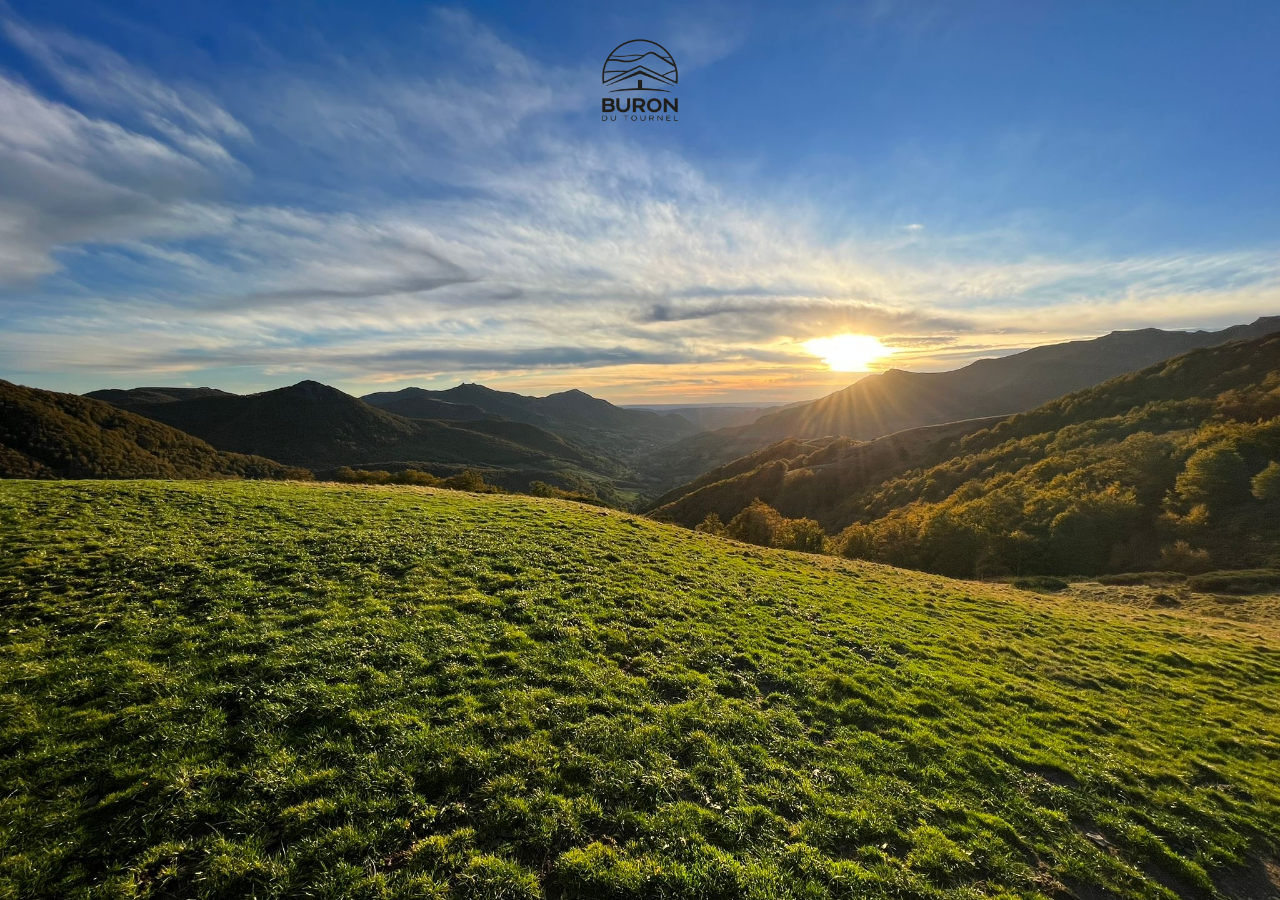
<file: index.html>
<!DOCTYPE html>
<html lang="fr">
<head>

  <meta charset="UTF-8">
  <meta name="viewport" content="width=device-width, initial-scale=1.0">
  
  <title>Guide du Tournel</title>
  
  <link rel="manifest" href="./manifest.json">
  <link rel="stylesheet" href="./css/styles.css">
  <link rel="stylesheet" href="./css/leburon.css">
  <link rel="stylesheet" href="./css/flore.css">
  <link rel="stylesheet" href="./css/guide.css">
  <link rel="icon" href="./img/logo.png" type="image/png"/>

</head>

<body>
  <!-- Startup splash overlay: covers the page until router.js confirms the
       home page is actually rendered and fonts are loaded (see router.js).
       Same background/logo as the native OS splash screen (manifest.json)
       so the handoff between them looks like one continuous launch. -->
  <div id="app-splash">
    <!-- Logo temporarily removed to test the transition with a plain
         background only. Re-add <img src="./img/logo-512-v2.png" alt=""
         class="splash-logo"> here to bring it back. -->
  </div>

  <!-- Persistent background, never reloaded between pages -->
  <div class="background"></div>

  <header class="nav">
    <!--<a href="#" data-page="home" class="nav-logo-link" aria-label="Go to home"></a>-->
    <img src="./img/logo-192.png" alt="Logo" class="nav-logo">   
  </header>

  <main id="content">
      <!-- Page content gets injected here by router.js -->
  </main>

  <!-- Landscape-only home button; hidden entirely on the home screen -->
  <a href="#" data-page="home" class="home-fab" aria-label="Retour à l'accueil">
    <img src="./img/icon1.png" alt="" class="nav-icon">
  </a>

  <footer class="bottom-nav" id="bottomNav">
    <a href="#" data-page="home" class="nav-link">
      <img src="./img/icon1.png" alt="" class="nav-icon">
      <!--<span>Accueil</span>-->
    </a>
  </footer>

  <!-- Order matters -->
  <script src="./js/gallery-engine.js"></script>
  <script src="./js/router.js"></script>
  <script src="./js/main.js"></script>
</body>
</html>
</file>
<file: css/styles.css>
/* ---------- index.html ------------*/
/* ----------- home.html ------------*/

/* https://whatismyviewport.com for Tablet Redmi SE */
/* 1097px x 547px */
/*  686px x 959px */

/* ---------- Self-hosted fonts (offline-first, no CDN) ---------- */

@font-face {
  font-family: "Newsreader";
  src: url("../fonts/newsreader/newsreader-400.woff2") format("woff2");
  font-weight: 400;
  font-style: normal;
  font-display: swap;
}
@font-face {
  font-family: "Newsreader";
  src: url("../fonts/newsreader/newsreader-400-italic.woff2") format("woff2");
  font-weight: 400;
  font-style: italic;
  font-display: swap;
}
@font-face {
  font-family: "Newsreader";
  src: url("../fonts/newsreader/newsreader-500.woff2") format("woff2");
  font-weight: 500;
  font-style: normal;
  font-display: swap;
}
@font-face {
  font-family: "Newsreader";
  src: url("../fonts/newsreader/newsreader-500-italic.woff2") format("woff2");
  font-weight: 500;
  font-style: italic;
  font-display: swap;
}
@font-face {
  font-family: "Newsreader";
  src: url("../fonts/newsreader/newsreader-600.woff2") format("woff2");
  font-weight: 600;
  font-style: normal;
  font-display: swap;
}
@font-face {
  font-family: "Newsreader";
  src: url("../fonts/newsreader/newsreader-600-italic.woff2") format("woff2");
  font-weight: 600;
  font-style: italic;
  font-display: swap;
}
@font-face {
  font-family: "Newsreader";
  src: url("../fonts/newsreader/newsreader-700.woff2") format("woff2");
  font-weight: 700;
  font-style: normal;
  font-display: swap;
}

@font-face {
  font-family: "Work Sans";
  src: url("../fonts/work-sans/work-sans-400.woff2") format("woff2");
  font-weight: 400;
  font-style: normal;
  font-display: swap;
}
@font-face {
  font-family: "Work Sans";
  src: url("../fonts/work-sans/work-sans-400-italic.woff2") format("woff2");
  font-weight: 400;
  font-style: italic;
  font-display: swap;
}
@font-face {
  font-family: "Work Sans";
  src: url("../fonts/work-sans/work-sans-500.woff2") format("woff2");
  font-weight: 500;
  font-style: normal;
  font-display: swap;
}
@font-face {
  font-family: "Work Sans";
  src: url("../fonts/work-sans/work-sans-600.woff2") format("woff2");
  font-weight: 600;
  font-style: normal;
  font-display: swap;
}
@font-face {
  font-family: "Work Sans";
  src: url("../fonts/work-sans/work-sans-700.woff2") format("woff2");
  font-weight: 700;
  font-style: normal;
  font-display: swap;
}

/* Inter — added for the "Option 2" font test (test-font.html: Newsreader
   headings + Inter body). Kept side-by-side with Work Sans above rather
   than replacing it: switching the body font back and forth during
   testing is then just a one-line edit to --font-ui below, with no need
   to touch this block either way. A browser only ever downloads the
   weights that are actually used to render text on the page, so defining
   both families here costs nothing at runtime by itself — see sw.js for
   the one place that DOES force-download every listed file regardless of
   use (the offline precache list), which is worth pruning once you've
   settled on a font. */
@font-face {
  font-family: "Inter";
  src: url("../fonts/inter/inter-400.woff2") format("woff2");
  font-weight: 400;
  font-style: normal;
  font-display: swap;
}
@font-face {
  font-family: "Inter";
  src: url("../fonts/inter/inter-400-italic.woff2") format("woff2");
  font-weight: 400;
  font-style: italic;
  font-display: swap;
}
@font-face {
  font-family: "Inter";
  src: url("../fonts/inter/inter-500.woff2") format("woff2");
  font-weight: 500;
  font-style: normal;
  font-display: swap;
}
@font-face {
  font-family: "Inter";
  src: url("../fonts/inter/inter-600.woff2") format("woff2");
  font-weight: 600;
  font-style: normal;
  font-display: swap;
}
@font-face {
  font-family: "Inter";
  src: url("../fonts/inter/inter-700.woff2") format("woff2");
  font-weight: 700;
  font-style: normal;
  font-display: swap;
}

/* Cormorant Garamond + Karla — added for the "Option 3" font test
   (test-font.html: Cormorant Garamond headings + Karla body). Same
   pattern as Inter above: defined alongside, not in place of, so
   switching between any of the tested pairings is a one-line edit to
   --font-ui / --font-serif with no CSS restructuring. */
@font-face {
  font-family: "Cormorant Garamond";
  src: url("../fonts/cormorant-garamond/cormorant-garamond-500.woff2") format("woff2");
  font-weight: 500;
  font-style: normal;
  font-display: swap;
}
@font-face {
  font-family: "Cormorant Garamond";
  src: url("../fonts/cormorant-garamond/cormorant-garamond-600.woff2") format("woff2");
  font-weight: 600;
  font-style: normal;
  font-display: swap;
}
@font-face {
  font-family: "Cormorant Garamond";
  src: url("../fonts/cormorant-garamond/cormorant-garamond-700.woff2") format("woff2");
  font-weight: 700;
  font-style: normal;
  font-display: swap;
}

@font-face {
  font-family: "Karla";
  src: url("../fonts/karla/karla-400.woff2") format("woff2");
  font-weight: 400;
  font-style: normal;
  font-display: swap;
}
@font-face {
  font-family: "Karla";
  src: url("../fonts/karla/karla-400-italic.woff2") format("woff2");
  font-weight: 400;
  font-style: italic;
  font-display: swap;
}
@font-face {
  font-family: "Karla";
  src: url("../fonts/karla/karla-500.woff2") format("woff2");
  font-weight: 500;
  font-style: normal;
  font-display: swap;
}
@font-face {
  font-family: "Karla";
  src: url("../fonts/karla/karla-600.woff2") format("woff2");
  font-weight: 600;
  font-style: normal;
  font-display: swap;
}
@font-face {
  font-family: "Karla";
  src: url("../fonts/karla/karla-700.woff2") format("woff2");
  font-weight: 700;
  font-style: normal;
  font-display: swap;
}

:root {
  /* ---------- SINGLE SOURCE OF TRUTH FOR FONTS ----------
     Every page and every .css stylesheet reads fonts through these two variables only — none of
     them hardcode a font name. To try a different typeface app-wide,
     change the value on the right here and nothing else. 
     Test pairing:
     . Cormorant Garamond + Karla
     . Newsreader + Inter
     . Check if WorkSans can be deleted

     Note: test-font.html's .f3 also bumps its h2 to font-weight:700 and
     font-size:30px specifically — that override is NOT applied here, so
     headings still render at the site's existing weight/size. */
  --font-ui: "Karla", system-ui, Roboto, "Segoe UI", -apple-system, "SF Pro Text", "Helvetica Neue", Arial, sans-serif;
  --font-serif: "Cormorant Garamond", serif;
  /* Portrait width of the reference Redmi tablet (see viewport note above);
     .page is pinned to this so it stays the same size in both orientations. */
  --page-width: 686px;
  --nav-clearance: 130px; /* matches #content's top padding, reserved for the logo */
  --content-bottom-pad: 4%; /* matches #content's bottom padding */
  --bottom-nav-height: 64px; /* .bottom-nav's rendered height (~48px) + breathing room */

  /* ---------- FIXED FONT SIZES ----------
     .page is a fixed --page-width in both orientations (see .page below),
     so sizing text off vw via clamp() was actually scaling with the
     device's full viewport width, not with .page itself — meaning
     headings/timeline text rendered larger in landscape than portrait
     even though the box holding them never changed size. Fixed px/rem
     values here instead, set to each clamp's former upper bound (what
     large screens were already getting). Change once here, applies
     everywhere that uses the variable.

     NOT included here on purpose: decorative icon-glyph sizes — the
     carousel arrows (1.4rem/1.3rem), the modal × (1.1rem), and the
     toggle +/− (1.1rem). Those size a single symbol inside a button, not
     readable text, so they're left as local one-off values rather than
     folded into a body-text scale. */
  --font-size-h1: 28px;                /* styles.css: .page h1, .page_gastro h1 */
  --font-size-h2: 22px;                /* styles.css: generic h2 */
  --font-size-h2-small: 16px;          /* guide.css: .fp-section h2 — between h2 and body */
  --font-size-body: 15.2px;            /* styles.css: .page p */
  --font-size-base: 15.2px;            /* guide.css: .info-row, .toggle-test summary
                                           flore.css: .card-title */
  --font-size-small: 14px;           /* leburon.css: .date, .desc, .caption-bar, .expand-btn,
                                                        .viewer .caption
                                           guide.css: .toggle-body p
                                           flore.css: .subhead, .modal-caption */
  --font-size-detail: 13.5px;          /* guide.css: .row-detail */
  --font-size-label: 12.5px;           /* guide.css: .plan-link, .floor-tab */
  --font-size-caption: 12px;           /* styles.css: .page .subtitle
                                           guide.css: .dot-tip */
  --font-size-label-lg: 13.5px;        /* flore.css: .card-label strong */
  --font-size-tiny: 10.5px;            /* flore.css: .card-label (unlabeled species name) */
  --font-size-menu: 13px;              /* styles.css: .menu-item span */

  /* ---------- SINGLE SOURCE OF TRUTH FOR ACCENT COLOR ----------
     Every stylesheet that needs the app's accent color reads this
     variable instead of hardcoding its own hex. Change it once here to
     re-theme the whole app. */
  --accent: #D98A3D;                   /* leburon.css: .mark, .date, .item::after,
                                                        .dot.active
                                           guide.css: .row-icon, .plan-dot,
                                                        .plan-link, .floor-tab.active
                                           flore.css: .card:focus-visible,
                                                        .modal-close:hover/:active */

  /* ---------- SINGLE SOURCE OF TRUTH FOR GALLERY NAV BUTTONS ----------
     Shared "ghost" style for every carousel/gallery prev-next button in
     the app — leburon.css's .car-btn (main photo carousel) and
     flore.css's .grid-prev/.grid-next (species card-grid strips). Change
     a value here and every gallery updates together, instead of each
     .css file keeping its own copy of the same numbers. */
  --gallery-btn-size: 34px;
  --gallery-btn-border: 1px solid rgba(255,255,255,0.25);
  --gallery-btn-bg: rgba(0,0,0,0.28);
  --gallery-btn-color: rgba(255,255,255,0.75);
  --gallery-btn-opacity-rest: 0.55;
  --gallery-btn-opacity-hover: 0.9;
  --gallery-btn-opacity-active: 1;
}

/* ---------- Reset / base --------- */
* {
  box-sizing: border-box;
  /* Kills the default Android/Chrome blue-gray flash shown on any
     tappable element while pressed (buttons, links, .menu-item, etc.).
     Desktop never shows this — it's a touch-only browser default, which
     is why the laptop looked fine and the tablet didn't. */
  -webkit-tap-highlight-color: transparent;
}

html, body {
  margin: 0;
  padding: 0;
  height: 100%;
  font-family: var(--font-ui);
  color: #f0f0f5;
}

/* ---------- Persistent background ---------- */
/* This element is created once in index.html and never removed,
   so it never flashes/reloads between "page" changes. */
.background {
  position: fixed;
  inset: 0;
  z-index: -1;
  /*background: linear-gradient(to bottom, #1e1e2f, #2b2b45);*/
  background-image: url("../img/view1.jpg");
  background-size: cover;
  background-position: center;
  background-repeat: no-repeat;
  background-attachment: fixed;
}

/* ---------- Startup splash overlay ---------- */
/* Sits above everything (.nav is z-index:0, #content is z-index:1) until
   router.js removes it once the home page is genuinely ready. Colors
   match manifest.json's background_color / the native OS splash, so the
   two hand off without a visible seam.

   The logo and the white background fade on their own separate timelines
   (see router.js's hideSplash): the logo fades out alone first, and only
   once that finishes does the white background itself start fading away
   to reveal the app underneath — a deliberate two-step exit rather than
   both disappearing together. */
#app-splash {
  position: fixed;
  inset: 0;
  z-index: 9999;
  display: flex;
  align-items: center;
  justify-content: center;
  background: #F4EFE4;
  transition: opacity 0.9s ease;
}

#app-splash.splash-hidden {
  opacity: 0;
  pointer-events: none;
}

.splash-logo {
  width: 45vw;
  max-width: 260px;
  display: block;
  transition: opacity 0.7s ease;
}

.splash-logo.logo-hidden {
  opacity: 0;
}

/* ---------- Header ---------- */
.nav {
  position: fixed;
  top: 0;
  left: 0;
  right: 0;
  z-index: 0;
  display: flex;
  align-items: center;
  justify-content: center;
  padding: 20px 0 0 0;/*1rem 2rem;*/
/*background: rgba(30, 30, 47, 0.85);
backdrop-filter: blur(8px);*/
}

/*.nav-logo-link { display: flex; align-items: center; */

.nav-logo {
  height: 120px;
  display: block;
  transition: transform 0.1s linear, opacity 0.1s linear;
  will-change: transform;
}

/* ---------- Content area ---------- */
#content {
  position: fixed;
  top: 0;
  left: 0;
  right: 0;
  bottom: 0;
  z-index: 1;

  overflow-y: auto;
  -webkit-overflow-scrolling: touch;

  opacity: 1;
  transition: opacity 0.2s ease;

  color:black;
  padding: var(--nav-clearance) 0 var(--content-bottom-pad) 0;
}

#content.fading {
  opacity: 0;
}

/* Slower fade used only for the very first reveal of the home menu on
   startup (see router.js's revealContent()) — normal page-to-page
   navigation keeps the quicker 0.2s transition above so menu taps still
   feel snappy. Removed again once the fade completes. */
#content.initial-reveal {
  transition: opacity 0.6s ease;
}

/* ---------- Bottom nav (portrait only, always visible) ---------- */
.bottom-nav {
  position: fixed;
  left: 0;
  right: 0;
  bottom: 0;
  z-index: 2;
  display: flex;
  align-items: center;
  justify-content: center;
  gap: 2rem;
  padding: 0.8rem 0;
  background: rgba(20, 24, 20, 0.62); /* matches .page's dark glass card */
  -webkit-backdrop-filter: blur(10px);
  backdrop-filter: blur(10px); /* matches .page's blur amount too */
}

/* Landscape: no bottom bar — replaced by .home-fab on the left edge */
@media (orientation: landscape) {
  .bottom-nav {
    display: none;
  }
}

/* Home screen: no navigation chrome in either orientation */
body[data-page="home"] .bottom-nav,
body[data-page="home"] .home-fab {
  display: none;
}

/* ---------- Landscape home button ---------- */
.home-fab {
  display: none;
  position: fixed;
  left: 14px;
  top: 50%;
  transform: translateY(-50%);
  z-index: 2;
  align-items: center;
  justify-content: center;
  width: 52px;
  height: 52px;
  border-radius: 50%;
  background: rgba(20, 24, 20, 0.62); /* matches .page / .bottom-nav's dark glass card */
  -webkit-backdrop-filter: blur(10px);
  backdrop-filter: blur(10px);
  box-shadow: 0 2px 10px rgba(0, 0, 0, 0.25);
  transition: opacity 0.15s ease;
}

.home-fab:hover {
  opacity: 0.85;
}

.home-fab:active {
  opacity: 0.7;
  transform: translateY(-50%) scale(0.92);
}

.home-fab img {
  width: 24px;
  height: 24px;
  display: block;
}

@media (orientation: landscape) {
  .home-fab {
    display: flex;
  }
}

/* For text nav_link only
.nav-link {
  color: #f0f0f5;
  text-decoration: none;
  font-weight: 600;
  opacity: 0.8;
  transition: opacity 0.15s ease;
  font-family: var(--font-ui);
}
*/

.nav-link {
  display: flex;
  flex-direction: column; /* or row, depending on layout */
  align-items: center;
  gap: 4px;
  transition: opacity 0.15s ease, transform 0.15s ease;
}

.nav-link:hover {
  opacity: 1;
}

.nav-link:active {
  opacity: 0.6;
  transform: scale(0.9);
}

.nav-icon {
  width: 22px;
  height: 22px;
  display: block;
}

/* ---------- HOME MENU ---------- */
.page_menu {
  box-sizing: border-box;
  min-height: 100%;
  padding:3% 5%;
  margin:0 15%;
  text-align: center;
  display: flex;
  align-items: flex-end;
  justify-content: center;
}

/* MENU GRID */
.menu {
  display: grid;
  grid-template-columns: repeat(3, 180px);
  gap:20px;
  justify-content: center;
}

/* ICON BUTTON */
.menu-item {
  display: flex;
  flex-direction: column;
  align-items: center;
  justify-content: center;

  width: 180px;
  height: 110px;

  background: rgba(0, 0, 0, 0.55);
  border-radius: 12px;

  text-decoration: none;
  color: white;

  transition: 0.2s ease;
}

/* ICON */
.menu-item img {
  width: 40px;
  height: 40px;
  margin-bottom: 8px;
}

/* LABEL */
.menu-item span {
  font-size: var(--font-size-menu);
  font-weight: 600;
  letter-spacing: 0.1em;
  font-family: var(--font-ui);
}

/* HOVER */
.menu-item:hover {
  background: rgba(0, 0, 0, 0.75);
  transform: scale(1.05);
}

/* PRESSED — a touch-friendly press-down, separate from the hover lift
   above so tapping doesn't feel like it's fighting the hover scale-up */
.menu-item:active {
  background: rgba(0, 0, 0, 0.85);
  transform: scale(0.96);
}

/* ---------- PAGES SETUP ---------- */
.page {
padding: clamp(16px, 4vw, 40px) clamp(16px, 5vw, 50px);
text-align: justify;
/* Dark glass + blur: readable over sky/grass/mountain photos alike */
background: rgba(20, 24, 20, 0.62);
-webkit-backdrop-filter: blur(10px);
backdrop-filter: blur(10px);
color: #F4EFE4;
border: 1px solid rgba(255, 255, 255, 0.12);
border-radius: 4px;
box-sizing: border-box;
/* Fixed width in both orientations: fills the screen edge-to-edge in
   portrait (viewport = --page-width) and leaves side margins revealing
   the background image in landscape (viewport > --page-width). */
max-width: var(--page-width);
width: 100%;
margin: calc(-1 * var(--nav-clearance)) auto calc(-1 * var(--content-bottom-pad)) auto;
/* Starts at the very top of the screen (over the logo) and spans at
   least one full screen height, with no background band top or bottom. */
min-height: 100vh;
min-height: 100dvh;
}

/* Bottom nav is fixed and portrait-only (see .bottom-nav above) — without
   this, a page's last bit of content (timeline, gallery, floor plan...)
   can render underneath it in portrait. Applied here on .page itself,
   shared by every page, rather than repeated per-page in guide.css /
   leburon.css / flore.css for each page's differently-named last element. */
@media (orientation: portrait) {
  .page {
    padding-bottom: calc(clamp(16px, 4vw, 40px) + var(--bottom-nav-height, 64px) + env(safe-area-inset-bottom, 0px));
  }
}

.page h1 {
  text-align: center;
  font-size: var(--font-size-h1);
  font-family: var(--font-serif);
  font-weight: 600;
  font-optical-sizing: auto;
}

.page > p:not(.subhead) {
  /* Was ".page p" (descendant selector). Same specificity (0,1,1) as any
     other single-class + tag selector — including .desc/.date, which are
     also <p> elements nested inside .page (.page > .timeline > .item >
     .content_timeline > p.desc/p.date). Since .page p matched them too,
     and specificity ties go by cascade order, this rule was silently
     winning over .desc/.date's own font-size regardless of what
     --font-size-small was set to. Restricting to direct children (>)
     keeps this rule matching exactly the two intended body paragraphs
     (leburon.html's "Notre histoire" text) while excluding anything
     nested deeper, so .desc/.date's own rules can finally apply.

     :not(.subhead) added on top of that: unlike .desc/.date, flore.css's
     .subhead (e.g. "Les animaux qui vous pouvez trouver...") IS a direct
     child of .page — <div class="page"><h2>...</h2><p class="subhead">.
     The child-combinator restriction above doesn't exclude it on its own,
     so it hit the exact same bug: .page > p (0,1,1) still outranked
     .subhead alone (0,1,0) and silently overrode it. Excluding it here
     lets .subhead's own font-size (--font-size-small) finally apply,
     without needing to touch flore.css or fight specificity from the
     other side. If any future page adds another one-off <p> class as a
     direct child of .page that's meant to size itself independently,
     it'll need the same :not(.classname) added here too. */
  font-size: var(--font-size-body);
  font-family: var(--font-ui);
  /* test-font.html sets this explicitly; production had no line-height at
     all here, which was the other reason leburon.html's long paragraphs
     read denser than the test mockup even with the same font. */
  line-height: 1.55;
}

.page .subtitle {
  text-align:center; font-size: var(--font-size-caption); color:#c9c4b6; margin:0 0 22px 0;
}

 h2 {
    margin:25px 0 10px 0;
    font-size: var(--font-size-h2);
    font-weight: 600;
    font-family: var(--font-serif);
    font-optical-sizing: auto;
  }






  /* GASTRO */
  .page_gastro {
padding: 30px 50px;
text-align: justify;
box-sizing: border-box;
width: 959px;
margin: 0 auto;
color:white; 
/*background: rgba(0, 0, 0, 0.55);*/

}

.page_gastro h1 {
  margin-bottom: 30px;
  font-size: var(--font-size-h1);

  font-family: var(--font-serif);
  font-weight: 600;
  font-optical-sizing: auto;
  letter-spacing: 0.02em;
  color: white;
  text-shadow:
    0 2px 8px rgba(0, 0, 0, 1.5);
  text-align: center;
}

/* Tablet Portrait - Content height */
@media (orientation: portrait){
  .page_gastro {
    width: 686px;
  }
}

/* Tablet Portrait - lift home menu toward the middle of the grass in
   view1.jpg. background-size:cover on this landscape photo, shown on a
   much taller portrait viewport, ends up scaled/cropped by HEIGHT (sides
   get cropped, not top/bottom) — so the full vertical extent of the photo
   maps 1:1 onto the screen's height, and the ~80%-down "middle of the
   green" landmark lines up with ~80% of the viewport height too.
   .page_menu uses align-items:flex-end, so extra bottom padding here
   pushes the menu up without changing how it's centered horizontally. */
@media (orientation: portrait) {
  .page_menu {
    padding-bottom: 15%;
  }
}
</file>
<file: css/leburon.css>
/* -------- leburon.html -------- */

/* -------- TIMELINE -------- */
 .timeline {
    position: relative;
    max-width: 700px;
    width: 100%;
    margin: clamp(20px, 5vw, 40px) auto 0 auto;
  }

.item {
    position: relative;
}

.item::after {
    content: "";
    position: absolute;
    left: 50%;
    top: 12px;          /* starts just below the dot */
    bottom: -10px;      /* extends into the next item */
    border-left: 2px dotted var(--accent);
    transform: translateX(-50%);
}

.item:last-child::after {
    display: none;
}

  /* the accent-colored dot marker on the line */
  .mark {
    position: absolute;
    left: 50%;
    top: 0;
    width: 10px;
    height: 10px;
    background: var(--accent);
    border-radius: 50%;
    transform: translateX(-50%);
    z-index: 1;
  }

  .content_timeline {
    width: 50%;
    padding: 0 clamp(8px, 3vw, 24px);
    box-sizing: border-box;
    min-height: 56px;
  }

  /* odd items: text on the LEFT, right-aligned */
  .item:nth-child(odd) .content_timeline {
    margin-right: 50%;
    text-align: right;
  }

  /* even items: text on the RIGHT, left-aligned */
  .item:nth-child(even) .content_timeline {
    margin-left: 50%;
    text-align: left;
  }

  .date {
    color: var(--accent);
    font-weight: 600;
    font-size: var(--font-size-small);
    margin: 0 0 4px 0;
    font-family: var(--font-ui);
    font-optical-sizing: auto;
  }

  .desc {
    color: #c9c4b6;
    font-size: var(--font-size-small);
    line-height: 1.4;
    margin: 0;
    font-family: var(--font-ui);
  }

  /* ---------- LeBuron GALERY ---------- */
    .carousel {
    position: relative;
    max-width: 700px;
    width: 100%;
    margin: clamp(16px, 4vw, 30px) auto 0 auto;
    border-radius: 12px;
    overflow: hidden;
    background: #eee;
    box-shadow: 0 4px 20px rgba(0,0,0,0.08);
  }

  .carousel-track {
    position: relative;
    width: 100%;
    aspect-ratio: 4 / 3;
    touch-action: pan-y; /* let JS own horizontal drags, browser keeps vertical scroll */
  }

  .slide {
    position: absolute;
    inset: 0;
    opacity: 0;
    transition: opacity 0.4s ease;
    pointer-events: none;
  }

  .slide.active {
    opacity: 1;
    pointer-events: auto;
  }

  .slide img {
    width: 100%;
    height: 100%;
    object-fit: cover;
    display: block;
    cursor: pointer;
    -webkit-user-drag: none;
    user-select: none;
  }

  .caption-bar {
    position: absolute;
    bottom: 0;
    left: 0;
    right: 0;
    padding: clamp(8px, 2vw, 14px) clamp(10px, 3vw, 18px);
    background: linear-gradient(to top, rgba(0,0,0,0.65), transparent);
    color: #fff;
    font-size: var(--font-size-small);
    display: flex;
    justify-content: space-between;
    align-items: center;
  }

  .caption-bar span {
    font-family: var(--font-ui);
  }

  /* .expand-btn removed — was only used by leburon.html/flore.html's
     redundant "view fullscreen" corner button, itself removed since
     tapping the photo already opens the fullscreen viewer (see
     gallery-engine.js buildCarousel, which binds .slide img directly). */

  /* --- CAROUSEL ARROWS --- */
  .car-btn {
    position: absolute;
    top: 50%;
    transform: translateY(-50%);
    width: var(--gallery-btn-size);
    height: var(--gallery-btn-size);
    border-radius: 50%;
    border: var(--gallery-btn-border);
    background: var(--gallery-btn-bg);
    box-shadow: none;
    font-size: 1rem;
    color: var(--gallery-btn-color);
    cursor: pointer;
    z-index: 5;
    opacity: var(--gallery-btn-opacity-rest);
    transition: opacity 0.15s ease, transform 0.1s ease;
  }

  .car-btn:hover {
    opacity: var(--gallery-btn-opacity-hover);
  }

  .car-btn:active {
    opacity: var(--gallery-btn-opacity-active);
    transform: translateY(-50%) scale(0.9);
  }

  .car-btn.prev { left: 10px; }
  .car-btn.next { right: 10px; }

  /* --- DOTS --- */
  .dots {
    display: flex;
    justify-content: center;
    gap: 6px;
    margin-top: 16px;
  }

  .dot {
    width: 6px;
    height: 6px;
    border-radius: 50%;
    background: #d9d9d9;
    cursor: pointer;
    border: none;
    padding: 0;
    transition: background 0.2s ease, transform 0.1s ease;
  }

  .dot:active {
    transform: scale(1.4);
  }

  .dot.active {
    background: var(--accent);
  }

  /* --- FULLSCREEN VIEWER ---
     This is a <dialog>, not a div: it's opened via showModal() so it lands in
     the browser's top layer and can render above an already-open species
     <dialog> on flore.html (regular z-index can't win against the top layer). */
  dialog.viewer {
    display: none;
    position: fixed;
    inset: 0;
    margin: 0;
    border: none;
    width: 100%;
    height: 100%;
    max-width: none;
    max-height: none;
    background: rgba(0,0,0,0.92);
    align-items: center;
    justify-content: center;
    z-index: 100;
    padding: 20px;
    flex-direction: column; /*position "alt" subtitle*/
  }

  dialog.viewer[open] {
    display: flex;
  }

  .viewer img {
    max-width: 92vw;
    max-height: 88vh;
    border-radius: 12px;
    box-shadow: 0 10px 40px rgba(0,0,0,0.5);
  }

  .viewer .caption {
    /*position: absolute;*/
    margin-top: 10px;
    position: static;
    bottom: 30px;
    left: 0;
    right: 0;
    text-align: center;
    color: #ddd;
    font-size: var(--font-size-small);
    font-family: var(--font-ui);
  }

  .viewer .close,
  .viewer .prev,
  .viewer .next {
    position: absolute;
    background: none;
    border: none;
    color: #fff;
    font-size: 2rem;
    cursor: pointer;
    line-height: 1;
    padding: 10px;
    user-select: none;
    transition: color 0.15s ease, transform 0.1s ease;
  }

  .viewer .close { top: 20px; right: 30px; }
  .viewer .prev { left: 20px; top: 50%; transform: translateY(-50%); }
  .viewer .next { right: 20px; top: 50%; transform: translateY(-50%); }

  .viewer .close:active {
    transform: scale(0.85);
  }

  .viewer .prev:active,
  .viewer .next:active {
    transform: translateY(-50%) scale(0.85);
  }
</file>
<file: css/flore.css>
* { box-sizing: border-box; }

  :root {
    --ink: #1a1a1a;
    --paper: #fcfcfc;
    --night: #2b2b45;
    /* --accent now lives in styles.css :root — do not redeclare it here,
       flore.css loads after styles.css so a local copy would silently
       win and break the shared value app-wide. */
  }

  .subhead {
    color: inherit;
    opacity: 0.85;
    font-size: 0.9rem;
    margin: 0;
    font-style: italic;
    text-align:justify;
    font-family: var(--font-ui);
  }

  /* --- Grid of cards --- */
.gallery {
  position: relative;
}

/* Per-species carousels that only exist to feed GalleryEngine.open('gN') —
   they hold the slide markup but are never shown inline. Tapping a card's
   thumbnail opens the shared fullscreen .viewer directly at that photo,
   with no intermediate modal. See gallery-engine.js's "Direct-open
   carousels" section for the full contract. */
.gallery-hidden {
  display: none;
}

.card-grid {
  display: flex;
  gap: 20px;
  overflow-x: auto;
  padding: 10px 0 20px;
  scroll-snap-type: x mandatory;
  -webkit-overflow-scrolling: touch;
}

/* Click-to-scroll nav buttons — reads the shared ghost-button tokens
   from styles.css so this always matches leburon.css's .car-btn. */
.grid-prev,
.grid-next {
  position: absolute;
  top: 50%;
  transform: translateY(-50%);
  width: var(--gallery-btn-size);
  height: var(--gallery-btn-size);
  border: var(--gallery-btn-border);
  border-radius: 50%;
  background: var(--gallery-btn-bg);
  box-shadow: none;
  color: var(--gallery-btn-color);
  font-size: 1.1rem;
  line-height: 1;
  display: flex;
  align-items: center;
  justify-content: center;
  cursor: pointer;
  z-index: 3;
  opacity: var(--gallery-btn-opacity-rest);
  transition: opacity 0.15s ease, transform 0.15s ease;
}

.grid-prev { left: 6px; }
.grid-next { right: 6px; }

.grid-prev:hover,
.grid-next:hover {
  opacity: var(--gallery-btn-opacity-hover);
}

.grid-prev:active,
.grid-next:active {
  opacity: var(--gallery-btn-opacity-active);
  transform: translateY(-50%) scale(0.92);
}

.card-grid::-webkit-scrollbar {
  height: 8px;
}
.card-grid > div {
  flex: 0 0 210px;
  scroll-snap-align: center;
}

  .card-title {
    color: var(--paper);
    font-size: 0.95rem;
    font-weight: 600;
    text-align: center;
    margin: 0 0 10px 0;
    font-family: var(--font-ui);
  }

  .card {
    background: none;
    border: none;
    padding: 0;
    cursor: pointer;
    display: block;
    width: 100%;
    font: inherit;
    color: inherit;
  }

  .card-frame {
    position: relative;
    width: 100%;
    aspect-ratio: 3 / 4;
    border-radius: 12px;
    overflow: hidden;
    box-shadow: 0 4px 16px rgba(0,0,0,0.35);
    transition: transform 0.15s ease, box-shadow 0.15s ease;
  }

  .card:hover .card-frame,
  .card:focus-visible .card-frame {
    transform: translateY(-3px);
    box-shadow: 0 8px 22px rgba(0,0,0,0.45);
  }

  .card:active .card-frame {
    transform: translateY(0) scale(0.97);
    box-shadow: 0 2px 10px rgba(0,0,0,0.35);
  }

  .card:focus-visible {
    outline: 2px solid var(--accent);
    outline-offset: 4px;
    border-radius: 12px;
  }

  .card-frame img { width: 100%; height: 100%; object-fit: cover; display: block; }

  .card-label {
    position: absolute;
    left: 0; right: 0; bottom: 0;
    padding: 22px 10px 8px;
    background: linear-gradient(to top, rgba(0,0,0,0.75), rgba(0,0,0,0));
    color: #fff;
    font-size: 0.65rem;
    text-align: center;
  }

  .card-label strong,
  .card-label em {
    display: block;
  }

  .card-label strong {
    font-size: 0.85rem;
    font-weight: 600;
    font-family: var(--font-ui);
  }

  .card-label em {
    font-family: var(--font-ui);
    font-style: italic;
  }

  /* --- Modal (native <dialog>) ---
     No longer used by flore.html's species galleries as of the
     direct-open-to-.viewer change (card tap now opens the shared
     leburon.html-style fullscreen viewer directly — see .gallery-hidden
     above and gallery-engine.js's "Direct-open carousels" section).
     Left in place only in case another page still uses .modal-box/
     .modal-close for an unrelated dialog; safe to delete if not. */
  dialog.modal-box {
    display: none;
    position: fixed;
    inset: 0;
    margin: 0;
    width: 100%;
    height: 100%;
    max-width: none;
    max-height: none;
    border: none;
    border-radius: 0;
    padding: 0;

    /* Gallery background transparency*/
    background: rgba(0,0,0,0.5);  
    
    flex-direction: column;
    overflow: hidden;
  }

  dialog.modal-box[open] {
    display: flex;
  }

  dialog.modal-box::backdrop {
    background: rgba(10, 10, 20, 0.88);
  }

  /* keeps the absolutely-positioned close button from taking up space as a flex item */
  dialog.modal-box > form {
    display: contents;
  }

  .modal-close {
    position: absolute;
    top: 10px;
    right: 12px;
    width: 34px;
    height: 34px;
    border-radius: 50%;
    border: none;
    background: rgba(255,255,255,0.15);
    color: #fff;
    font-size: 1.1rem;
    line-height: 1;
    cursor: pointer;
    z-index: 5;
    transition: background 0.15s ease, transform 0.1s ease;
  }

  .modal-close:hover { background: var(--accent); }

  .modal-close:active {
    background: var(--accent);
    transform: scale(0.88);
  }

  /* the carousel/dots inside a species dialog reuse leburon.html's
     .carousel/.dots components, stretched to fill the full-screen dialog
     and switched to object-fit:contain so the whole photo stays visible */
  .modal-box .carousel {
    flex: 1 1 auto;
    min-height: 0;
    width: 100%;
    max-width: none;
    margin: 0;
    border-radius: 0;
    background: transparent;
    box-shadow: none;
  }

  .modal-box .carousel-track {
    aspect-ratio: auto;
    height: 100%;
  }

  /* the img is sized to its own intrinsic aspect ratio (not stretched to
     fill the slide) and centered here, so border-radius below clips the
     actual visible photo edges instead of the corners of an invisible,
     letterboxed 100%-width/height box */
  .modal-box .slide {
    display: flex;
    align-items: center;
    justify-content: center;
  }

  .modal-box .slide img {
    width: auto;
    height: auto;
    max-width: 100%;
    max-height: 100%;
    margin-top: 5%;
    object-fit: contain;
    border-radius: 12px;
  }

  .modal-box .dots {
    flex: 0 0 auto;
    margin: 10px 0;
  }

  /* same look as .caption-bar (dark bar, white text) but as its own block
     under the picture instead of overlaid on top of it */
  .modal-caption {
    flex: 0 0 auto;
    padding: 0 20px 14px;
    max-width: 700px;
    line-height: 1.4;
    font-size: 0.9rem;
    color: #fff;
    background: rgba(0,0,0,0.65);
    margin: 0 auto;
    text-align: justify;
    font-family: var(--font-ui);
  }
</file>
<file: css/guide.css>
/* -------- guide.html -------- */

/* ---------- Shared flat divided list (Wifi / Music / toggles) ----------
   Matches the reference layout: icon, bold label, inline detail text,
   thin divider under each row, no per-row card box. */

.info-list {
  margin-top: 16px;
  border-top: 1px solid rgba(255, 255, 255, 0.15);
}

.info-row,
.toggle-test summary {
  display: flex;
  align-items: center;
  gap: 12px;
  padding: 14px 4px;
  border-bottom: 1px solid rgba(255, 255, 255, 0.15);
  font-family: var(--font-ui);
  font-size: 0.95rem;
  color: #F4EFE4;
}

/* Base: size + color only. No mask-image here — every entry adds its own
   modifier class below to pick the icon shape. This is deliberate: it
   means forgetting a modifier renders a solid colored square rather than
   silently reusing whatever icon happened to be last in the cascade. */
.row-icon {
  width: 18px;
  height: 18px;
  flex: 0 0 auto;
  display: block;
  background-color: var(--accent);
  -webkit-mask-repeat: no-repeat;
  mask-repeat: no-repeat;
  -webkit-mask-position: center;
  mask-position: center;
  -webkit-mask-size: contain;
  mask-size: contain;
}

/* One modifier per icon — same size/color inherited from .row-icon above,
   only the shape changes. Add a new one of these + a new .svg file any
   time a new entry needs its own icon. */
.row-icon--wifi {
  -webkit-mask-image: url("../img/wifi.svg");
  mask-image: url("../img/wifi.svg");
}

.row-icon--music {
  -webkit-mask-image: url("../img/music.svg");
  mask-image: url("../img/music.svg");
}

.row-icon--eau {
  -webkit-mask-image: url("../img/eau.svg");
  mask-image: url("../img/eau.svg");
}

.row-icon--gaz {
  -webkit-mask-image: url("../img/gaz.svg");
  mask-image: url("../img/gaz.svg");
}

.row-icon--electricite {
  -webkit-mask-image: url("../img/electricite.svg");
  mask-image: url("../img/electricite.svg");
}

.row-icon--prise {
  -webkit-mask-image: url("../img/prise.svg");
  mask-image: url("../img/prise.svg");
}

.row-icon--interrupteur {
  -webkit-mask-image: url("../img/interrupteur.svg");
  mask-image: url("../img/interrupteur.svg");
}

.row-icon--securite {
  -webkit-mask-image: url("../img/flame.svg");
  mask-image: url("../img/flame.svg");
}

.row-icon--secours {
  -webkit-mask-image: url("../img/secours.svg");
  mask-image: url("../img/secours.svg");
}

.row-icon--plancha {
  -webkit-mask-image: url("../img/plancha.svg");
  mask-image: url("../img/plancha.svg");
}

.row-icon--qr {
  -webkit-mask-image: url("../img/qr.svg");
  mask-image: url("../img/qr.svg");
}






/* Fallback for browsers/WebViews with no mask-image support at all
   (rather than a per-entry issue): degrade from an invisible icon to a
   deliberate-looking colored square instead of a broken blank gap. */
@supports not ((mask-image: url("")) or (-webkit-mask-image: url(""))) {
  .row-icon {
    border-radius: 4px;
  }
}

.row-label {
  font-weight: 700;
  flex: 0 0 auto;
  white-space: nowrap;
}

.row-detail {
  color: rgba(244, 239, 228, 0.8);
  flex: 1 1 auto;
  font-size:13.5px;
}

.row-detail strong {
  color: #F4EFE4;
  font-weight: 700;
}

/* ---------- Wifi QR trigger + dialog ----------
   Small round button appended to the Wifi row only — tapping it opens the
   QR dialog directly; the Wifi row itself never becomes a toggle. Matches
   .plan-link's ghost-button coloring (rgba(0,0,0,0.35) background, subtle
   border) but circular, sized for a single icon rather than text. */
.qr-trigger {
  flex: 0 0 auto;
  width: 30px;
  height: 30px;
  border-radius: 50%;
  border: 1px solid rgba(255, 255, 255, 0.22);
  background: rgba(0, 0, 0, 0.35);
  display: flex;
  align-items: center;
  justify-content: center;
  cursor: pointer;
  padding: 0;
  transition: background 0.15s ease, transform 0.1s ease;
}

.qr-trigger:hover {
  background: rgba(0, 0, 0, 0.55);
}

.qr-trigger:active {
  background: rgba(0, 0, 0, 0.7);
  transform: scale(0.92);
}

/* .row-icon already sets size/mask plumbing; only the color needs
   overriding here since a bare accent-on-transparent icon reads clearly
   against this button's dark fill, same as it does on the flat list. */
.qr-trigger .row-icon {
  background-color: var(--accent);
}

/* Compact centered dialog — deliberately not reusing .modal-box (that's
   sized/positioned for the full-screen photo viewer, wrong shape for a
   small QR + text card). */
dialog.qr-dialog {
  border: none;
  border-radius: 14px;
  padding: 0;
  background: rgba(20, 24, 20, 0.94);
  color: #F4EFE4;
  max-width: 320px;
  width: calc(100% - 48px);
}

dialog.qr-dialog::backdrop {
  background: rgba(10, 10, 20, 0.75);
}

.qr-dialog-inner {
  padding: 24px 24px 20px;
  text-align: center;
  position: relative;
}

/* .qr-dialog-inner > form is display:contents so its .modal-close child
   positions against .qr-dialog-inner itself, same trick .modal-box uses. */
.qr-dialog-inner > form {
  display: contents;
}

.qr-dialog h2 {
  font-family: var(--font-ui);
  font-size: 0.95rem;
  margin: 0 0 16px;
  font-weight: 600;
}

.qr-image-wrap {
  /* QR codes need real light/dark contrast to scan reliably — a dark-glass
     background (like the rest of the app) would kill that, so this stays
     a plain white card regardless of theme. */
  background: #fff;
  padding: 14px;
  border-radius: 10px;
  display: inline-block;
  margin-bottom: 18px;
}

.qr-image-wrap img {
  display: block;
  width: 180px;
  height: 180px;
}

.qr-fallback {
  font-family: var(--font-ui);
  font-size: 13px;
  line-height: 1.6;
  color: rgba(244, 239, 228, 0.85);
  text-align: left;
  background: rgba(255, 255, 255, 0.05);
  border: 1px solid rgba(255, 255, 255, 0.12);
  border-radius: 8px;
  padding: 10px 14px;
}

.qr-fallback div {
  display: flex;
  justify-content: space-between;
  gap: 12px;
}

.qr-fallback span:first-child {
  color: rgba(244, 239, 228, 0.55);
}

.qr-fallback strong {
  user-select: all; /* tap-and-hold to select/copy on mobile, as a manual-entry fallback */
  font-weight: 700;
  color: #F4EFE4;
}

.qr-hint {
  margin-top: 14px;
  font-family: var(--font-ui);
  font-size: 11.5px;
  color: rgba(244, 239, 228, 0.5);
}

/* ---------- Toggle rows: same row look, plus disclosure behavior ---------- */

.toggle-test {
  /* undo the old boxed-card look so it joins the flat list above */
  border: none;
  border-radius: 0;
  background: none;
  margin: 0;
}

.toggle-test + .toggle-test {
  margin: 0;
}

.toggle-test summary {
  cursor: pointer;
  list-style: none;
  transition: background 0.15s ease;
}

.toggle-test summary:hover {
  background: rgba(255, 255, 255, 0.06);
}

.toggle-test summary:active {
  background: rgba(255, 255, 255, 0.12);
}

.toggle-test summary::-webkit-details-marker {
  display: none;
}

.toggle-test summary .row-label {
  flex: 1 1 auto; /* fills the row like .row-detail does on static rows */
  white-space: normal;
  font-weight: 600;
}

/* Toggle color of opening/closing +- */
.toggle-test summary::after {
  content: "+";
  flex: 0 0 auto;
  font-size: 1.1rem;
  line-height: 1;
  color:#c9c4b6;
  /*color: var(--accent);*/
  transition: transform 0.2s ease;
}

.toggle-test[open] summary::after {
  content: "\2212"; /* minus sign */
}

.toggle-body {
  padding: 4px 4px 16px 34px; /* 34px ≈ icon width + gap, aligns under the label text */
}

.toggle-body p {
  margin: 12px 0 0;
  font-family: var(--font-ui);
  font-size: 0.9rem;
  line-height: 1.5;
  color: #F4EFE4;
  text-align: justify;
}

.toggle-image {
  display: block;
  width: 100%;
  aspect-ratio: 4 / 3;
  object-fit: cover;
  border-radius: 10px;
  margin-top: 12px;
  box-shadow: 0 4px 14px rgba(0, 0, 0, 0.3);
}

/* "Voir sur le plan" link inside a toggle body — jumps to the floor plan
   section, switches to the right floor tab, and highlights the matching
   dot (see bindPlanLinks in router.js). */
.plan-link {
  /* Align center 
  display: block;
  width: fit-content;
  margin: 12px auto 0;*/

  /* Align left */
  display: inline-block;
  margin-top: 12px;

  background: rgba(0, 0, 0, 0.35);
  border: 1px solid rgba(255, 255, 255, 0.22);
  color: #fff;
  font-family: var(--font-ui);
  font-size: 12.5px;
  font-weight: 600;
  padding: 7px 14px;
  border-radius: 20px;
  cursor: pointer;
  transition: background 0.15s ease, transform 0.1s ease;
}

.plan-link:hover {
  background: rgba(0, 0, 0, 0.55);
}

.plan-link:active {
  background: rgba(0, 0, 0, 0.7);
  transform: scale(0.96);
}

/* ---------- Floor plan section ---------- */

.fp-section {
  margin-top: 32px;
}

.fp-section h2 {
  font-family: var(--font-serif);
  font-size: 16px;
  font-weight: 600;
  color: #F4EFE4;
  margin: 0 0 12px 0;
}

.floor-tabs {
  display: flex;
  gap: 6px;
  margin-bottom: 14px;
}

.floor-tab {
  flex: 1;
  background: rgba(0, 0, 0, 0.3);
  border: 1px solid rgba(255, 255, 255, 0.18);
  color: #c9c4b6;
  font-family: var(--font-ui);
  font-size: 12.5px;
  font-weight: 600;
  padding: 8px 4px;
  border-radius: 20px;
  cursor: pointer;
  transition: background 0.15s ease, color 0.15s ease, border-color 0.15s ease, transform 0.1s ease;
}

.floor-tab:active {
  transform: scale(0.96);
}

.floor-tab.active {
  background: var(--accent);
  border-color: var(--accent);
  color: #fff;
}

.floor-plane {
  display: none;
  text-align: center;
  padding: 8px 0;
}

.floor-plane.active {
  display: block;
}

/* Positioning context for dots — img stays exactly as before, this div
   just wraps it so .plan-dot's percentage-based left/top resolve against
   the image's own box rather than the whole page. */
.plan-wrap {
  position: relative;
  display: inline-block;
  max-width: 100%;
}

.plan-wrap img {
  max-width: 100%;
  height: auto;
  display: block;
}

.plan-dot {
  position: absolute;
  transform: translate(-50%, -50%);
  width: 25px;
  height: 25px;
  border-radius: 50%;
  background: var(--accent);
  border: 2px solid rgba(20, 24, 20, 0.9); /* #fff;*/
  padding: 0;
  cursor: pointer;
  box-shadow: 0 0 0 4px rgba(229, 50, 40, 0.25);
  transition: transform 0.15s ease;
}

.plan-dot:hover,
.plan-dot:focus-visible {
  box-shadow: 0 0 0 6px rgba(229, 50, 40, 0.35);
}

.plan-dot:active {
  transform: translate(-50%, -50%) scale(0.85);
  box-shadow: 0 0 0 6px rgba(229, 50, 40, 0.4);
}

.plan-dot.tip-visible {
  box-shadow: 0 0 0 6px rgba(229, 50, 40, 0.35);
  z-index: 10; /* guarantees the open tooltip renders above any neighboring dot it might overlap */
}

.plan-dot.pulse {
  animation: planDotPulse 1.1s ease-out 2;
}

/* Optional icon inside a dot — opt-in per dot (base + modifier span in the
   HTML), same pattern as .row-icon / .row-icon--x above. Dots with no icon
   span stay a plain circle exactly as before. */
.plan-dot-icon {
  position: absolute;
  inset: 0;
  margin: auto;
  width: 15px;
  height: 15px;
  background-color: rgba(20, 24, 20, 0.9); /*#fff;*/
  -webkit-mask-repeat: no-repeat;
  mask-repeat: no-repeat;
  -webkit-mask-position: center;
  mask-position: center;
  -webkit-mask-size: contain;
  mask-size: contain;
  pointer-events: none; /* clicks still go to the button underneath */
}

.plan-dot-icon--eau {
  -webkit-mask-image: url("../img/eau.svg");
  mask-image: url("../img/eau.svg");
}

.plan-dot-icon--gaz {
  -webkit-mask-image: url("../img/gaz.svg");
  mask-image: url("../img/gaz.svg");
}

.plan-dot-icon--electricite {
  -webkit-mask-image: url("../img/electricite.svg");
  mask-image: url("../img/electricite.svg");
}

.plan-dot-icon--flame {
  -webkit-mask-image: url("../img/flame.svg");
  mask-image: url("../img/flame.svg");
}

.plan-dot-icon--secours {
  -webkit-mask-image: url("../img/cross.svg");
  mask-image: url("../img/cross.svg");
}

@keyframes planDotPulse {
  0%   { box-shadow: 0 0 0 4px rgba(229, 50, 40, 0.5); }
  50%  { box-shadow: 0 0 0 14px rgba(229, 50, 40, 0.05); }
  100% { box-shadow: 0 0 0 4px rgba(229, 50, 40, 0.25); }
}

/* Tooltip anchored to the dot itself, not a fixed spot on the page — since
   .plan-dot is already position:absolute, this positions relative to the
   dot's own small box, so it always sits right next to it no matter where
   the dot is on the plan. Hidden by default; .tip-visible (toggled in
   router.js) shows it. */
.dot-tip {
  position: absolute;
  left: 50%;
  bottom: 100%;
  transform: translate(-50%, -8px);
  background: rgba(20, 24, 20, 0.95);
  color: #F4EFE4;
  font-family: var(--font-ui);
  font-size: 12px;
  font-weight: 400;
  padding: 6px 10px;
  border-radius: 6px;
  border: 1px solid rgba(255, 255, 255, 0.18);
  white-space: nowrap;
  pointer-events: none; /* purely informational — clicks pass through to the dot underneath */
  opacity: 0;
  visibility: hidden;
  z-index: 5;
}

/* small triangle pointing down at the dot */
.dot-tip::after {
  content: "";
  position: absolute;
  top: 100%;
  left: 50%;
  transform: translateX(-50%);
  border: 5px solid transparent;
  border-top-color: rgba(20, 24, 20, 0.95);
}

.plan-dot.tip-visible .dot-tip {
  opacity: 1;
  visibility: visible;
}
</file>
